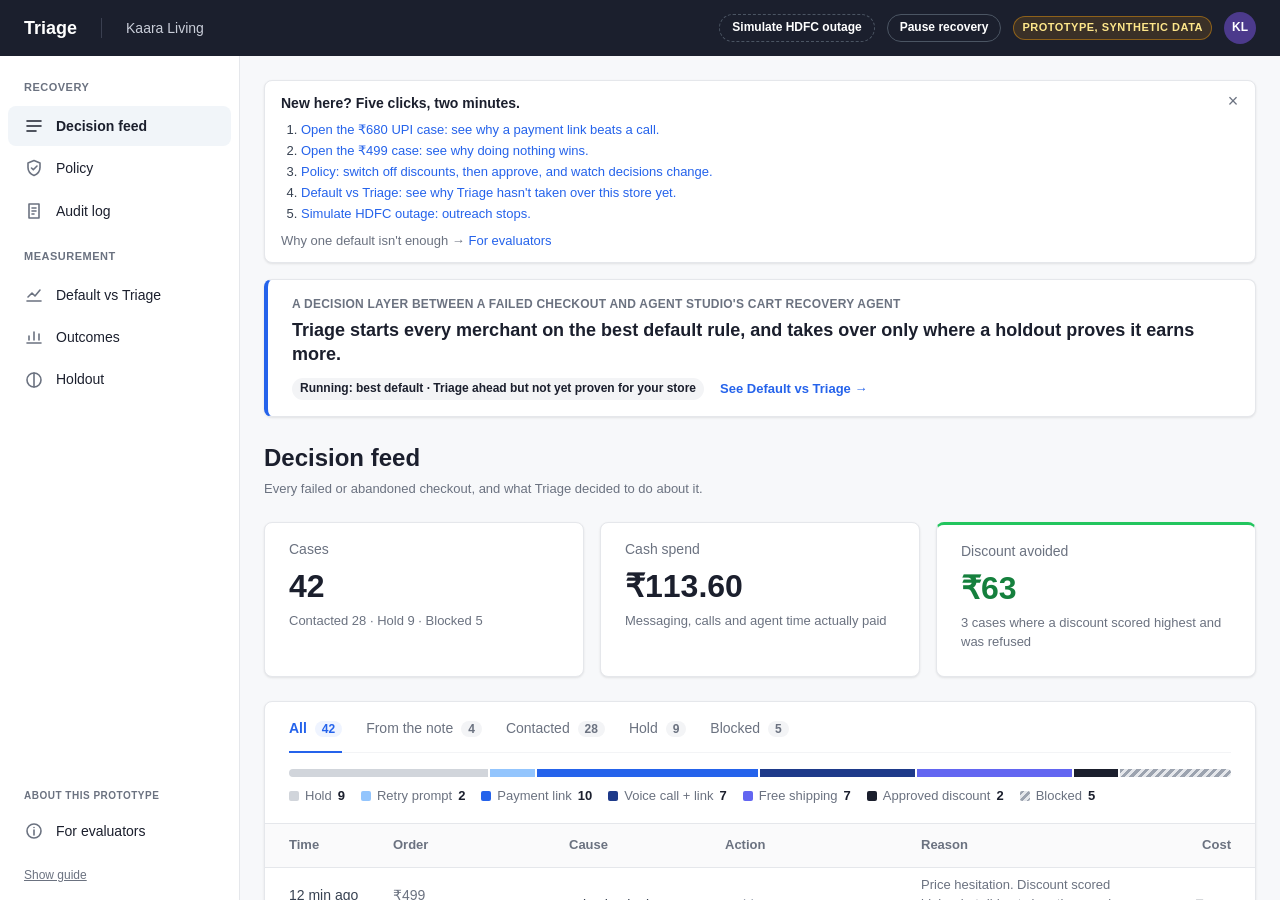
<file: index.html>
<!doctype html>
<html lang="en">
<head>
  <meta charset="utf-8">
  <meta name="viewport" content="width=device-width, initial-scale=1">
  <title>Triage</title>
  <link rel="stylesheet" href="style.css">
  <script>try { if (localStorage.getItem('triage.guideDismissed') === '1') document.documentElement.classList.add('guide-off'); } catch (e) {}</script>
</head>
<body>
  <div class="shell">
    <header class="topbar">
      <div class="brand">Triage</div>
      <div class="merchant" id="merchant-name"></div>
      <div class="topbar-right">
        <button type="button" class="pause-btn sim-btn" id="outage" aria-pressed="false">Simulate HDFC outage</button>
        <button type="button" class="pause-btn" id="pause" aria-pressed="false">Pause recovery</button>
        <span class="badge"><span class="badge-full">Prototype, synthetic data</span><span class="badge-short">Synthetic</span></span>
        <span class="avatar" id="avatar" aria-hidden="true"></span>
      </div>
    </header>

    <div class="body">
      <aside class="sidebar">
        <nav>
          <div class="nav-section">Recovery</div>
          <a class="nav-item active" href="#feed" data-view="feed" aria-current="page">
            <svg viewBox="0 0 20 20" aria-hidden="true"><path d="M3 5h14M3 10h14M3 15h9"/></svg>Decision feed</a>
          <a class="nav-item" href="#policy" data-view="policy">
            <svg viewBox="0 0 20 20" aria-hidden="true"><path d="M10 2.5 16 5v4.5c0 3.7-2.6 6.6-6 8-3.4-1.4-6-4.3-6-8V5z"/><path d="m7.5 10 1.8 1.8L13 8"/></svg>Policy</a>
          <a class="nav-item" href="#audit" data-view="audit">
            <svg viewBox="0 0 20 20" aria-hidden="true"><path d="M5 3h10v14H5z"/><path d="M8 7h4M8 10h4M8 13h2"/></svg>Audit log</a>

          <div class="nav-section">Measurement</div>
          <a class="nav-item" href="#proof" data-view="proof">
            <svg viewBox="0 0 20 20" aria-hidden="true"><path d="M3 16h14"/><path d="m4 12 4-4 3 3 5-6"/></svg>Default vs Triage</a>
          <a class="nav-item" href="#outcomes" data-view="outcomes">
            <svg viewBox="0 0 20 20" aria-hidden="true"><path d="M3 16h14M5 13V9M10 13V5M15 13V7"/></svg>Outcomes</a>
          <a class="nav-item" href="#holdout" data-view="holdout">
            <svg viewBox="0 0 20 20" aria-hidden="true"><circle cx="10" cy="10" r="7"/><path d="M10 3v14"/></svg>Holdout</a>

          <div class="nav-about">
            <div class="nav-section">About this prototype</div>
            <a class="nav-item" href="#evaluators" data-view="evaluators">
              <svg viewBox="0 0 20 20" aria-hidden="true"><circle cx="10" cy="10" r="7"/><path d="M10 9v5M10 6.5v.01"/></svg>For evaluators</a>
          </div>
        </nav>
        <div class="sidebar-foot"><button type="button" class="link" id="show-guide">Show guide</button></div>
      </aside>

      <main class="main">
        <div class="content">
          <section class="view" id="view-feed">
            <div class="card guide" id="guide">
              <button type="button" class="guide-x" id="guide-close" aria-label="Dismiss the guide">×</button>
              <h2>New here? Five clicks, two minutes.</h2>
              <ol>
                <li><a href="#feed" data-case="CHK-4100">Open the ₹680 UPI case: see why a payment link beats a call.</a></li>
                <li><a href="#feed" data-case="CHK-4140">Open the ₹499 case: see why doing nothing wins.</a></li>
                <li><a href="#policy">Policy: switch off discounts, then approve, and watch decisions change.</a></li>
                <li><a href="#proof">Default vs Triage: see why Triage hasn't taken over this store yet.</a></li>
                <li><a href="#feed" data-outage>Simulate HDFC outage: outreach stops.</a></li>
              </ol>
              <p class="guide-foot">Why one default isn't enough → <a href="#evaluators">For evaluators</a></p>
            </div>

            <div class="card hero">
              <div class="hero-kicker">A decision layer between a failed checkout and Agent Studio's cart recovery agent</div>
              <p class="hero-line">Triage starts every merchant on the best default rule, and takes over only where a holdout proves it earns more.</p>
              <div class="hero-foot" id="hero-foot"></div>
            </div>

            <div class="banner" id="feed-banner" role="status" hidden></div>

            <div class="page-head">
              <div>
                <h1>Decision feed</h1>
                <p class="muted">Every failed or abandoned checkout, and what Triage decided to do about it.</p>
              </div>
            </div>

            <div class="summary" id="summary"></div>

            <div class="card feed-card">
              <div class="card-top">
                <div class="tabs" id="filters" role="group" aria-label="Filter cases"></div>
                <div class="mix" id="mix" role="group" aria-label="Decision mix"></div>
              </div>
              <div class="feed">
                <div class="feed-row feed-head">
                  <div>Time</div>
                  <div>Order</div>
                  <div>Cause</div>
                  <div>Action</div>
                  <div class="col-reason">Reason</div>
                  <div class="num">Cost</div>
                </div>
                <div id="feed"></div>
                <p class="empty" id="feed-empty" hidden>No cases match.</p>
              </div>
            </div>
          </section>

          <section class="view" id="view-policy" hidden>
            <div class="page-head">
              <div>
                <h1>Policy</h1>
                <p class="approve-once">Approve once: every action inside this policy then runs on its own, with no sign-off per case. Nothing outside it ever runs.</p>
              </div>
              <div class="policy-actions">
                <span class="status" id="policy-status"></span>
                <button type="button" class="link" id="reset">Reset to default</button>
                <button type="button" class="btn btn-primary" id="approve">Approve policy</button>
              </div>
            </div>
            <div class="policy-grid">
              <div class="policy-controls" id="policy-controls"></div>
              <aside class="card impact" aria-live="polite">
                <h2>Live impact <span class="muted">vs approved policy, all cases</span></h2>
                <div id="impact"></div>
              </aside>
            </div>
          </section>

          <section class="view" id="view-audit" hidden>
            <div class="page-head">
              <div>
                <h1>Audit log</h1>
                <p class="muted">Every change a merchant makes, newest first. This prototype keeps it for this session only; in production it is stored with every decision.</p>
              </div>
            </div>
            <div class="card audit-card">
              <div class="table-scroll"><table class="data-table" id="audit-table"></table></div>
            </div>
          </section>

          <section class="view" id="view-proof" hidden>
            <div class="page-head">
              <div>
                <h1>Default vs Triage</h1>
                <p class="muted">Your store's holdout, week by week.</p>
              </div>
              <span class="sim-pill">Simulated</span>
            </div>

            <div class="card callout mode-callout">
              <strong>Running: best default.</strong> Triage looks ahead in your holdout but isn't proven, so the default keeps running.
              Triage takes over only when your holdout proves it earns more.
            </div>

            <div id="handover"></div>

            <div class="card proof-card learn-card">
              <div class="card-head learn-head">
                <h2>Learning, live <span class="muted" id="learn-week"></span></h2>
                <div class="learn-actions">
                  <button type="button" class="btn btn-primary" id="learn-step" disabled>Simulate next week (Kaara, ~2,000 checkouts)</button>
                  <button type="button" class="link" id="learn-reset">Reset</button>
                </div>
              </div>
              <p class="muted learn-intro">Each click draws one week of outcomes from a home decor store's simulated true response (fixed seed).
                Triage updates what it believes each action adds, starting from its built-in assumptions as a weak prior.
                Holdout checkouts teach the no-contact rate; explore, Triage and default checkouts teach each action's rate.</p>
              <div class="table-scroll"><table class="data-table learn-table" id="learn-table"></table></div>
              <details class="learn-changes" id="learn-changes"></details>
              <div class="learn-margin" id="learn-margin"></div>
              <p class="table-foot">Learned estimates live only in this panel: the decision feed and its four note cases keep the built-in assumptions.
                Each week splits checkouts 10% holdout, 10% explore, 40% Triage, 40% default; the margin comparison uses realised outcomes only.</p>
            </div>
          </section>

          <section class="view" id="view-evaluators" hidden>
            <div class="page-head">
              <div>
                <h1>For evaluators: why one default isn't enough</h1>
                <p class="muted">Simulated across four merchant types. Merchants never see other merchants' data.</p>
                <p class="muted proof-method">Triage's decisions are made with noisy lift estimates (early: high noise, 10% explore; mature: lower noise, 5% explore) and scored against each merchant's true response.</p>
              </div>
              <span class="sim-pill">Simulated</span>
            </div>

            <div class="card callout worlds-summary">
              Across 20 simulated worlds, the best single default's worst merchant averaged 83% of its best fixed rule (range 59–100%).
              Triage's worst averaged 90% in its first weeks (ahead of the default's worst in 12 of 20, so it starts on the default)
              and 96% once its estimates matured (ahead in 19 of 20).
            </div>

            <div class="card proof-card">
              <div class="card-head">
                <h2>One example world (seed 7)</h2>
                <p class="muted">Net margin vs each merchant's best fixed rule in hindsight.</p>
                <p class="muted">Behind a holdout, Triage matches or beats the default at every merchant.</p>
              </div>
              <div class="table-scroll"><table class="data-table proof-table" id="proof-table"></table></div>
              <p class="proof-note" id="proof-note"></p>
              <p class="table-foot" id="proof-foot"></p>
            </div>

            <div class="card proof-card">
              <div class="card-head">
                <h2>Six fixed rules, scored at each merchant</h2>
                <p class="muted">No one rule is best everywhere: in this world the default is the best rule at electronics and home decor but reaches 90% at beauty and 93% at fashion. Coupons for every failure lose money at electronics.</p>
              </div>
              <div class="table-scroll"><table class="data-table proof-table" id="rules-table"></table></div>
            </div>

            <div id="handover-others"></div>
          </section>

          <section class="view" id="view-outcomes" hidden>
            <div class="page-head">
              <div>
                <h1>Simulated 30-day pilot (aggregate)</h1>
                <p class="muted">Fixed illustrative totals for a merchant like Kaara Living, not computed from today's feed.</p>
              </div>
              <span class="sim-pill">Simulated</span>
            </div>

            <div class="summary" id="outcome-stats"></div>

            <div class="card spend-card">
              <div class="card-head">
                <h2>Spend breakdown</h2>
              </div>
              <table class="data-table" id="spend-table"></table>
              <p class="table-foot" id="spend-footnote"></p>
            </div>

            <p class="sim-note" id="sim-note"></p>
          </section>

          <section class="view" id="view-holdout" hidden>
            <div class="page-head">
              <div>
                <h1>Holdout</h1>
                <p class="muted">Cases Triage deliberately leaves alone, so the lift on Outcomes is measured, not assumed.</p>
              </div>
            </div>

            <div class="summary" id="holdout-stats"></div>

            <div class="card holdout-card">
              <div class="card-head">
                <h2>Today's holdout and explore cases</h2>
                <p class="muted">Blocked cases are left out: a gate stops contact for them anyway.</p>
              </div>
              <table class="data-table clickable" id="holdout-table"></table>
            </div>

            <div class="card power-card">
              <div class="card-head">
                <h2>Is the pilot big enough? <span class="sim-pill">Simulated</span></h2>
              </div>
              <p class="power-text">To detect a 4pp lift over a 14.5% baseline with 95% confidence and 80% power, the holdout needs about 1,230 cases. At ~400 failed checkouts a day and a 10% holdout, that takes about 31 days. Before that, Outcomes shows assumptions, not results.</p>
            </div>
          </section>
        </div>
      </main>

      <aside class="detail" id="detail" aria-hidden="true">
        <div class="detail-head">
          <div>
            <div class="detail-id" id="detail-id"></div>
            <div class="muted" id="detail-sub"></div>
          </div>
          <button class="btn" id="detail-close" type="button">Close</button>
        </div>
        <div class="detail-body" id="detail-body"></div>
      </aside>
    </div>
  </div>

  <script src="data.js"></script>
  <script src="engine.js"></script>
  <script src="sim.js"></script>
  <script src="app.js"></script>
</body>
</html>
</file>
<file: style.css>
/* =============================================================================
   TRIAGE - styles
   Tokens follow the merchant dashboard style spec (razorpay-style-spec.md).
   No brand marks are used; the product name is Triage.
   ============================================================================= */

:root {
  --navy: #1b1f2d;
  --navy-2: #2a2e3d;
  --blue: #2563eb;
  --blue-soft: #eff4ff;
  --text: #374151;
  --heading: #1b1f2d;
  --muted: #6b7280;
  --line: #e5e7eb;
  --line-soft: #f3f4f6;
  --bg: #f7f8fa;
  --surface: #ffffff;
  --active: #f1f5f9;
  --green: #22c55e;
  --green-text: #15803d;
  --amber-text: #b45309;
  --red-text: #b91c1c;

  --r-sm: 4px;
  --r: 8px;
  --r-pill: 16px;
  --shadow: 0 1px 3px rgba(0, 0, 0, 0.06), 0 1px 2px rgba(0, 0, 0, 0.04);

  --s1: 4px;
  --s2: 8px;
  --s3: 12px;
  --s4: 16px;
  --s6: 24px;
  --s8: 32px;
}

* { box-sizing: border-box; }
html, body { margin: 0; height: 100%; }
body {
  font-family: Inter, -apple-system, BlinkMacSystemFont, "Segoe UI", Roboto, "Helvetica Neue", Arial, sans-serif;
  font-size: 14px;
  line-height: 1.45;
  color: var(--text);
  background: var(--bg);
  -webkit-font-smoothing: antialiased;
}
h1, h2, h3 { color: var(--heading); }
.muted { color: var(--muted); font-size: 13px; }
.num { text-align: right; font-variant-numeric: tabular-nums; }
svg { fill: none; stroke: currentColor; stroke-width: 1.6; stroke-linecap: round; stroke-linejoin: round; }

/* ---------- Shell ---------- */
.shell { display: flex; flex-direction: column; height: 100vh; overflow: hidden; }
.body { flex: 1; display: flex; min-height: 0; }

/* ---------- Top bar ---------- */
.topbar {
  height: 56px;
  flex-shrink: 0;
  display: flex;
  align-items: center;
  gap: var(--s6);
  padding: 0 var(--s6);
  background: var(--navy);
  color: #fff;
}
.brand { font-size: 18px; font-weight: 700; color: #fff; }
.merchant {
  font-weight: 500;
  color: #c9cdd8;
  padding-left: var(--s6);
  border-left: 1px solid #3a3f50;
  min-width: 0;
  overflow: hidden;
  text-overflow: ellipsis;
  white-space: nowrap;
}
.topbar-right { margin-left: auto; display: flex; align-items: center; gap: var(--s3); flex-shrink: 0; }
.search {
  display: flex;
  align-items: center;
  gap: var(--s2);
  width: 300px;
  height: 36px;
  padding: 0 var(--s4);
  background: var(--navy-2);
  border: 1px solid #3a3f50;
  border-radius: 999px;
  color: #9ca3af;
}
.search svg { width: 16px; height: 16px; flex-shrink: 0; }
.search input { flex: 1; min-width: 0; font: inherit; font-size: 13px; color: #fff; background: none; border: 0; outline: none; }
.search input::placeholder { color: #9ca3af; }
.search:focus-within { border-color: var(--blue); }
.badge {
  font-size: 11px;
  font-weight: 700;
  letter-spacing: 0.5px;
  text-transform: uppercase;
  color: #fde68a;
  background: rgba(245, 158, 11, 0.14);
  border: 1px solid rgba(245, 158, 11, 0.45);
  padding: 3px var(--s2);
  border-radius: var(--r-pill);
  white-space: nowrap;
}
.avatar {
  width: 32px; height: 32px; border-radius: 50%;
  background: #4c3a8c; color: #fff; font-size: 12px; font-weight: 700;
  display: inline-flex; align-items: center; justify-content: center;
}

/* ---------- Sidebar ---------- */
.sidebar {
  width: 240px;
  flex-shrink: 0;
  background: var(--surface);
  border-right: 1px solid var(--line);
  padding: var(--s4) var(--s2);
  overflow-y: auto;
}
.sidebar nav { display: flex; flex-direction: column; gap: 2px; }
.nav-section {
  font-size: 11px; font-weight: 600; letter-spacing: 0.5px; text-transform: uppercase;
  color: var(--muted); padding: var(--s4) var(--s4) var(--s2);
}
.nav-section:first-child { padding-top: var(--s2); }
.nav-item {
  display: flex; align-items: center; gap: var(--s3);
  padding: 10px var(--s4); border-radius: var(--r);
  color: var(--heading); text-decoration: none;
}
.nav-item svg { width: 20px; height: 20px; color: var(--muted); flex-shrink: 0; }
.nav-item:not(.disabled) { cursor: pointer; }
.nav-item:not(.active):not(.disabled):hover { background: #f8fafc; }
.nav-item.active { background: var(--active); font-weight: 600; }
.nav-item.active svg { color: var(--heading); }
.nav-item.disabled { color: #9ca3af; cursor: default; }
.nav-item.disabled svg { color: #d1d5db; }
.soon {
  margin-left: auto; font-size: 11px; font-weight: 600; color: var(--muted);
  background: var(--line-soft); padding: 1px var(--s2); border-radius: var(--r-pill);
}

/* ---------- Content ---------- */
.main { flex: 1; display: flex; flex-direction: column; min-width: 0; min-height: 0; }
.content { flex: 1; overflow: auto; padding: var(--s6); min-height: 0; }
.view[hidden] { display: none; }
.page-head {
  display: flex; justify-content: space-between; align-items: flex-end;
  flex-wrap: wrap; gap: var(--s4); margin-bottom: var(--s6);
}
h1 { font-size: 24px; font-weight: 700; margin: 0 0 var(--s1); }
.page-head p { margin: 0; }

.card { background: var(--surface); border: 1px solid var(--line); border-radius: var(--r); box-shadow: var(--shadow); }

/* Hero: the one-line takeaway, first thing on the feed */
.hero { padding: var(--s4) var(--s6); margin-bottom: var(--s6); border-left: 4px solid var(--blue); }
.hero-kicker { font-size: 12px; font-weight: 600; letter-spacing: .02em; text-transform: uppercase; color: var(--muted); }
.hero-line { margin: var(--s1) 0 0; font-size: 18px; line-height: 1.35; font-weight: 600; color: var(--heading); }
.hero-foot:empty { display: none; }
.hero-foot { display: flex; flex-wrap: wrap; align-items: center; gap: var(--s2) var(--s4); margin-top: var(--s3); font-size: 13px; }

/* Stat cards: label -> big number -> sub line */
.summary { display: grid; grid-template-columns: repeat(auto-fit, minmax(220px, 1fr)); gap: var(--s4); margin-bottom: var(--s6); }
.stat { padding: var(--s4) var(--s6) var(--s6); }
.stat .k { color: var(--muted); margin-bottom: var(--s2); }
.stat .v { font-size: 32px; line-height: 1.15; font-weight: 700; color: var(--heading); font-variant-numeric: tabular-nums; }
.stat-sub { font-size: 13px; color: var(--muted); margin-top: var(--s2); }
.stat-key { border-top: 3px solid var(--green); }
.stat-key .v { color: var(--green-text); }

/* Buttons: primary + ghost */
.btn {
  font: inherit; font-weight: 600; color: var(--blue);
  background: var(--surface); border: 1px solid var(--line); border-radius: var(--r-sm);
  padding: 7px var(--s4); cursor: pointer;
}
.btn:hover { border-color: var(--blue); }
.btn-primary { color: #fff; background: var(--blue); border-color: var(--blue); }
.btn-primary:hover { background: #1d4ed8; border-color: #1d4ed8; }
.btn:disabled { color: #9ca3af; background: var(--line-soft); border-color: var(--line); cursor: default; }
.link { font: inherit; color: var(--blue); background: none; border: 0; padding: 0; cursor: pointer; }
.link:hover { text-decoration: underline; text-underline-offset: 3px; }

/* ---------- Feed card ---------- */
.feed-card { overflow: hidden; }
.card-top { padding: 0 var(--s6); border-bottom: 1px solid var(--line); }
.tabs { display: flex; gap: var(--s6); }
.tab {
  font: inherit; color: var(--muted); background: none; border: 0;
  border-bottom: 2px solid transparent; padding: var(--s4) 0 var(--s3);
  cursor: pointer; margin-bottom: -1px;
}
.tab .count {
  font-size: 12px; font-weight: 600; color: var(--muted); background: var(--line-soft);
  border-radius: var(--r-pill); padding: 1px 7px; margin-left: var(--s1); font-variant-numeric: tabular-nums;
}
.tab:hover { color: var(--heading); }
.tab.active { color: var(--blue); font-weight: 600; border-bottom-color: var(--blue); }
.tab.active .count { color: var(--blue); background: var(--blue-soft); }

.mix { padding: var(--s4) 0; border-top: 1px solid var(--line-soft); }
.mix-bar { display: flex; height: 8px; gap: 2px; border-radius: 999px; overflow: hidden; margin-bottom: var(--s2); }
.mix-seg { flex-basis: 0; min-width: 4px; border: 0; padding: 0; cursor: pointer; }
.mix-legend { display: flex; flex-wrap: wrap; gap: var(--s1) var(--s4); }
.mix-key {
  font: inherit; font-size: 13px; color: var(--muted); background: none; border: 0;
  padding: 2px 0; cursor: pointer; display: inline-flex; align-items: center; gap: 6px;
}
.mix-key .count { font-weight: 600; color: var(--heading); font-variant-numeric: tabular-nums; }
.mix-key:hover, .mix-key.active { color: var(--heading); }
.mix-key.active { text-decoration: underline; text-underline-offset: 3px; }
.swatch { width: 10px; height: 10px; border-radius: 2px; display: inline-block; }
.mix.filtering .mix-seg:not(.active) { opacity: 0.3; }
.seg-retry_prompt   { background: #93c5fd; }
.seg-payment_link   { background: var(--blue); }
.seg-voice_call     { background: #1e3a8a; }
.seg-free_shipping  { background: #6366f1; }
.seg-discount       { background: var(--navy); }
.seg-human_followup { background: #475569; }
.seg-hold           { background: #d1d5db; }
.seg-blocked        { background: repeating-linear-gradient(135deg, #9ca3af 0 3px, #e5e7eb 3px 6px); }

.feed { overflow-x: auto; }
.feed-row {
  display: grid;
  grid-template-columns: 88px minmax(110px, 160px) minmax(100px, 140px) minmax(120px, 180px) minmax(160px, 1fr) 76px;
  gap: var(--s4); align-items: center; min-height: 56px;
  padding: var(--s2) var(--s6); border-bottom: 1px solid var(--line-soft);
}
.feed-head { min-height: 44px; font-size: 13px; font-weight: 600; color: var(--muted); background: #fafafb; border-bottom: 1px solid var(--line); }
#feed .feed-row { cursor: pointer; }
#feed .feed-row[hidden] { display: none; }
#feed .feed-row:last-child { border-bottom: 0; }
#feed .feed-row:hover { background: #f9fafb; }
#feed .feed-row.selected { background: var(--blue-soft); }
#feed .feed-row:focus-visible { outline: 2px solid var(--blue); outline-offset: -2px; }
.empty { text-align: center; color: var(--muted); padding: var(--s8) 0; margin: 0; }
.order-val { font-weight: 600; color: var(--heading); font-variant-numeric: tabular-nums; }
.sub { font-size: 13px; color: var(--muted); }
.reason { font-size: 13px; color: var(--muted); }

/* Action hierarchy: contacted = blue text, held = muted, blocked = outlined grey pill */
.action { font-weight: 600; white-space: nowrap; }
.row-contact .action { color: var(--blue); }
.row-hold .action { color: #9ca3af; font-weight: 400; }
.row-hold .order-val, .row-blocked .order-val { color: var(--muted); font-weight: 400; }
.row-blocked .action {
  display: inline-block; font-size: 12px; font-weight: 500; color: var(--muted);
  border: 1px solid #d1d5db; border-radius: var(--r-pill); padding: 2px 10px;
}

/* ---------- Detail panel (pushes content) ---------- */
.detail {
  display: none; width: clamp(360px, 36vw, 520px); flex-shrink: 0;
  background: var(--surface); border-left: 1px solid var(--line);
  flex-direction: column; min-height: 0;
}
.detail.open { display: flex; }
.detail-head {
  display: flex; justify-content: space-between; align-items: flex-start; gap: var(--s4);
  padding: var(--s4) var(--s6); border-bottom: 1px solid var(--line);
}
.detail-id { font-size: 16px; font-weight: 600; color: var(--heading); }
.detail-body { overflow: auto; padding: var(--s4) var(--s6) var(--s6); }
.detail-body h3 { font-size: 13px; font-weight: 600; color: var(--muted); margin: var(--s6) 0 var(--s2); }
.detail-body h3:first-child { margin-top: 0; }
.facts { display: grid; grid-template-columns: 1fr 1fr; gap: var(--s3) var(--s4); }
.facts .k { font-size: 13px; color: var(--muted); }
.facts .v { font-weight: 600; color: var(--heading); }
.callout { padding: var(--s3) var(--s4); box-shadow: none; }
.callout strong { color: var(--heading); }
.callout.blocked { background: #f9fafb; }
.close-call { margin-top: var(--s2); font-size: 13px; color: var(--muted); }
table.scores { width: 100%; border-collapse: collapse; font-variant-numeric: tabular-nums; font-size: 13px; }
.scores th, .scores td { padding: 10px var(--s2); border-bottom: 1px solid var(--line-soft); text-align: right; }
.scores th:first-child, .scores td:first-child { text-align: left; }
.scores th { font-size: 12px; font-weight: 600; color: var(--muted); background: #fafafb; border-bottom-color: var(--line); }
.scores tr.winner td { background: var(--blue-soft); font-weight: 700; color: var(--heading); }
.scores tr.winner td:first-child { box-shadow: inset 3px 0 0 var(--blue); }
.scores tr.hold td:first-child { font-style: italic; }
.scores tr.not-allowed td { color: #9ca3af; }
.scores .tag { font-size: 11px; font-weight: 600; color: var(--muted); display: block; font-style: normal; }
.scores tr.winner .tag { color: var(--blue); }
.neg { color: var(--red-text); }
.note { font-size: 13px; color: var(--muted); margin-top: var(--s3); }

.shell.panel-open .feed-row { grid-template-columns: 80px minmax(96px, 1fr) minmax(88px, 1fr) minmax(112px, 1.2fr) 72px; padding-left: var(--s4); padding-right: var(--s4); }
.shell.panel-open .feed-row > .col-reason { display: none; }
.shell.panel-open .action { white-space: normal; }

/* ---------- Policy ---------- */
.approve-once { color: var(--text); max-width: 72ch; }
.policy-actions { display: flex; align-items: center; gap: var(--s4); flex-wrap: wrap; }
.status { font-size: 12px; font-weight: 600; color: var(--green-text); background: #ecfdf5; border-radius: var(--r-pill); padding: 3px 10px; }
.status.draft { color: var(--amber-text); background: #fffbeb; }
.policy-grid { display: grid; grid-template-columns: minmax(340px, 1fr) minmax(340px, 1fr); gap: var(--s6); align-items: start; }
@media (max-width: 1100px) { .policy-grid { grid-template-columns: 1fr; } }
.policy-controls { display: flex; flex-direction: column; gap: var(--s6); }
.section { padding: var(--s4) var(--s6); }
.section h2, .impact h2 { font-size: 16px; font-weight: 600; margin: 0 0 var(--s1); }
.impact h2 .muted { font-weight: 400; margin-left: var(--s2); }
.help { margin: var(--s1) 0 0; font-size: 13px; color: var(--muted); }

.toggles { margin-top: var(--s2); }
.toggle-row {
  display: flex; justify-content: space-between; align-items: center;
  padding: var(--s3) 0; border-bottom: 1px solid var(--line-soft); cursor: pointer; color: var(--heading);
}
.toggle-row:last-child { border-bottom: 0; }
.toggle-row.locked { cursor: default; }
.lock { font-size: 13px; color: var(--muted); }
.switch-wrap { position: relative; display: inline-flex; }
.switch {
  appearance: none; width: 40px; height: 22px; border-radius: 999px; background: #d1d5db;
  position: relative; cursor: pointer; margin: 0; transition: background 0.12s;
}
.switch::after {
  content: ""; position: absolute; top: 3px; left: 3px; width: 16px; height: 16px;
  border-radius: 50%; background: #fff; box-shadow: 0 1px 2px rgba(0, 0, 0, 0.15); transition: transform 0.12s;
}
.switch:checked { background: var(--blue); }
.switch:checked::after { transform: translateX(18px); }
.switch:focus-visible { outline: 2px solid var(--blue); outline-offset: 2px; }
.switch-check {
  position: absolute; top: 5px; left: 23px; width: 12px; height: 12px;
  stroke: var(--blue); stroke-width: 2; pointer-events: none; opacity: 0; transition: opacity 0.12s;
}
.switch:checked + .switch-check { opacity: 1; }

.control { padding: var(--s4) 0; border-bottom: 1px solid var(--line-soft); }
.control:last-child { border-bottom: 0; }
.control-head { display: flex; justify-content: space-between; align-items: baseline; margin-bottom: var(--s2); color: var(--heading); }
.control-val { font-weight: 700; font-variant-numeric: tabular-nums; }
.control input[type="range"] { width: 100%; accent-color: var(--blue); margin: 0; }
.range-ends { display: flex; justify-content: space-between; font-size: 12px; color: var(--muted); }
.stepper { display: inline-flex; align-items: center; gap: var(--s2); }
.stepper .btn { width: 36px; padding: 5px 0; }
.stepper-val { min-width: 28px; text-align: center; font-weight: 700; font-size: 16px; color: var(--heading); font-variant-numeric: tabular-nums; }

.impact { padding: var(--s4) var(--s6) var(--s6); position: sticky; top: 0; }
.headline { font-size: 16px; margin: var(--s3) 0; color: var(--muted); }
.headline strong { font-size: 32px; font-weight: 700; color: var(--heading); }
.headline.has-changes strong { color: var(--blue); }
.changes { list-style: none; margin: 0 0 var(--s2); padding: 0; border-top: 1px solid var(--line); }
.changes li {
  display: grid; grid-template-columns: 80px 1fr 16px 1fr; gap: var(--s2); align-items: baseline;
  padding: 10px 0; border-bottom: 1px solid var(--line-soft); font-size: 13px;
}
.changes .cid { font-variant-numeric: tabular-nums; color: var(--muted); }
.changes .from { color: var(--muted); text-decoration: line-through; text-decoration-color: #d1d5db; }
.changes .arrow { color: var(--muted); text-align: center; }
.changes .to { font-weight: 600; color: var(--heading); }
.more { margin: 0 0 var(--s2); font-size: 13px; color: var(--muted); }
.istats { display: grid; grid-template-columns: repeat(3, 1fr); gap: var(--s3); margin-top: var(--s4); }
.istat { border: 1px solid var(--line); border-radius: var(--r); padding: var(--s3) var(--s4); }
.istat:nth-child(5) { grid-column: 2 / span 2; }
.istat .k { font-size: 13px; color: var(--muted); }
.istat .v { font-size: 20px; font-weight: 700; color: var(--heading); font-variant-numeric: tabular-nums; }
.chg { display: inline-block; font-size: 12px; font-weight: 600; margin-top: 2px; }
.chg.flat, .chg.neutral { color: var(--muted); }
.chg.good { color: var(--green-text); }
.chg.bad { color: var(--red-text); }

@media (max-width: 900px) {
  .search { width: 200px; }
  .merchant { display: none; }
}

/* ---------- Outcomes ---------- */
.sim-pill {
  font-size: 12px; font-weight: 600; color: var(--amber-text); background: #fffbeb;
  border: 1px solid #fde68a; border-radius: var(--r-pill); padding: 3px 10px;
}
.card-head { padding: var(--s4) var(--s6) 0; }
.card-head h2 { font-size: 16px; font-weight: 600; margin: 0 0 var(--s1); }
.card-head p { margin: 0; }
.chart-card, .spend-card { margin-bottom: var(--s6); overflow: hidden; }

.rate-chart { padding: var(--s6) var(--s6) var(--s4); }
.rc-rows { position: relative; --label-w: 150px; --val-w: 110px; }
.rc-row {
  display: grid;
  grid-template-columns: var(--label-w) 1fr var(--val-w);
  gap: var(--s4);
  align-items: center;
  height: 40px;
}
.rc-label { color: var(--heading); }
.rc-track { height: 20px; background: var(--line-soft); border-radius: var(--r-sm); position: relative; }
.rc-bar { height: 100%; border-radius: var(--r-sm); }
.rc-val { display: flex; gap: var(--s2); align-items: baseline; font-variant-numeric: tabular-nums; }
.rc-val strong { color: var(--heading); }
.rc-val .up { font-size: 12px; font-weight: 600; color: var(--green-text); }
.rc-val .down { font-size: 12px; font-weight: 600; color: var(--red-text); }
.rc-axis { height: 24px; }
.rc-ticks { position: relative; height: 100%; }
.rc-ticks span { position: absolute; top: 4px; transform: translateX(-50%); font-size: 12px; color: var(--muted); }
/* Holdout baseline: dashed vertical line across the bar area */
.rc-baseline {
  position: absolute;
  top: -8px;
  bottom: 24px;
  left: calc(var(--label-w) + var(--s4) + (100% - var(--label-w) - var(--val-w) - 2 * var(--s4)) * var(--xf, 0));
  width: 0;
  border-left: 2px dashed var(--navy);
  pointer-events: none;
}
.rc-baseline span {
  position: absolute;
  bottom: 100%;
  transform: translateX(-50%);
  white-space: nowrap;
  font-size: 12px;
  font-weight: 600;
  color: var(--heading);
  background: var(--surface);
  padding: 0 var(--s1);
}

.data-table { width: 100%; border-collapse: collapse; margin-top: var(--s3); font-variant-numeric: tabular-nums; }
.data-table th {
  font-size: 13px; font-weight: 600; color: var(--muted); text-align: left;
  background: #fafafb; padding: var(--s3) var(--s6); border-top: 1px solid var(--line); border-bottom: 1px solid var(--line);
}
.data-table td { padding: var(--s3) var(--s6); height: 48px; border-bottom: 1px solid var(--line-soft); color: var(--heading); }
.data-table tr:last-child td { border-bottom: 0; }
.data-table .num { text-align: right; }
.data-table .swatch { margin-right: var(--s2); vertical-align: -1px; }
.sim-note { font-size: 13px; color: var(--muted); margin: 0 0 var(--s6); }

@media (max-width: 900px) { .rc-rows { --label-w: 110px; --val-w: 96px; } }
#outcome-stats { grid-template-columns: repeat(4, minmax(0, 1fr)); }
@media (max-width: 900px) { #outcome-stats { grid-template-columns: repeat(2, minmax(0, 1fr)); } }

.data-table tfoot td { font-weight: 700; background: #fafafb; border-top: 1px solid var(--line); border-bottom: 0; }
.data-table tfoot sup { font-weight: 400; color: var(--muted); margin-left: 1px; }
.data-table tr.zero td { color: #9ca3af; }
.table-foot { font-size: 12px; color: var(--muted); margin: 0; padding: var(--s3) var(--s6); border-top: 1px solid var(--line-soft); }
.chart-note { font-size: 13px; color: var(--muted); margin: var(--s3) 0 0; }

/* ---------- Holdout ---------- */
#holdout-stats { grid-template-columns: repeat(4, minmax(0, 1fr)); }
@media (max-width: 900px) { #holdout-stats { grid-template-columns: repeat(2, minmax(0, 1fr)); } }
.stat-price { border-top: 3px solid var(--amber-text); }
.holdout-card, .power-card { margin-bottom: var(--s6); overflow: hidden; }
.data-table.clickable tbody tr[data-case] { cursor: pointer; }
.data-table.clickable tbody tr[data-case]:hover td { background: #f9fafb; }
.data-table.clickable tbody tr[data-case]:focus-visible { outline: 2px solid var(--blue); outline-offset: -2px; }
.happened.hold { color: var(--muted); }
.happened.explore { color: var(--blue); font-weight: 600; }
.card-head h2 .sim-pill { margin-left: var(--s2); vertical-align: 2px; }
.power-text { margin: 0; padding: var(--s3) var(--s6) var(--s4); color: var(--text); max-width: 80ch; }

/* ---------- Feed sub-lines and arm notes ---------- */
.badge-short { display: none; }
.sub.pick { margin-top: 2px; font-weight: 400; }
.row-hold .action, .row-contact .action { overflow-wrap: anywhere; }
.arm-note { margin-top: var(--s2); font-size: 13px; color: var(--muted); }
.arm-note strong { color: var(--heading); }

/* ---------- Mobile: below 768px ---------- */
@media (max-width: 767px) {
  html, body { overflow-x: hidden; }

  /* Top bar: no search, short badge */
  .topbar { gap: var(--s3); padding: 0 var(--s4); }
  .search, .merchant { display: none; }
  .badge-full { display: none; }
  .badge-short { display: inline; }

  /* Sidebar becomes a horizontal, scrollable tab row under the top bar */
  .body { flex-direction: column; }
  .sidebar {
    width: 100%;
    flex-shrink: 0;
    padding: 0 var(--s2);
    border-right: 0;
    border-bottom: 1px solid var(--line);
    overflow-x: auto;
    overflow-y: hidden;
  }
  .sidebar nav { flex-direction: row; gap: var(--s1); }
  .nav-section { display: none; }
  .nav-item { padding: var(--s3) var(--s3); white-space: nowrap; border-radius: 0; border-bottom: 2px solid transparent; }
  .nav-item.active { background: none; border-bottom-color: var(--blue); }
  .nav-item svg { width: 18px; height: 18px; }

  .content { padding: var(--s4); }
  h1 { font-size: 20px; }
  .page-head { margin-bottom: var(--s4); }

  /* Stat cards stack */
  .summary, #outcome-stats, #holdout-stats { grid-template-columns: minmax(0, 1fr); gap: var(--s3); margin-bottom: var(--s4); }
  .stat { padding: var(--s3) var(--s4) var(--s4); }
  .stat .v { font-size: 28px; }

  /* Feed: tabs scroll, rows become two-line cards, no Reason column */
  .card-top { padding: 0 var(--s4); }
  .tabs { gap: var(--s4); overflow-x: auto; white-space: nowrap; }
  .feed { overflow-x: hidden; }
  .feed-head { display: none; }
  .feed-row,
  .shell.panel-open .feed-row {
    grid-template-columns: minmax(0, 1fr) auto;
    grid-template-areas: "order cost" "action action" "time cause";
    gap: var(--s1) var(--s3);
    padding: var(--s3) var(--s4);
    min-height: 0;
  }
  .feed-row > :nth-child(1) { grid-area: time; font-size: 13px; color: var(--muted); }
  .feed-row > :nth-child(1) .sub { display: inline; margin-left: var(--s2); }
  .feed-row > :nth-child(2) { grid-area: order; }
  .feed-row > :nth-child(3) { grid-area: cause; text-align: right; font-size: 13px; color: var(--muted); }
  .feed-row > :nth-child(4) { grid-area: action; }
  .feed-row > :nth-child(6) { grid-area: cost; }
  .feed-row > .col-reason { display: none; }
  .action { white-space: normal; }

  /* Detail panel opens full screen */
  .detail {
    position: fixed;
    inset: 0;
    width: 100%;
    z-index: 50;
    border-left: 0;
  }
  .detail-head, .detail-body { padding-left: var(--s4); padding-right: var(--s4); }
  .facts { grid-template-columns: minmax(0, 1fr) minmax(0, 1fr); }
  .scores th, .scores td { padding: var(--s2) var(--s1); }

  /* Policy */
  .policy-grid { grid-template-columns: minmax(0, 1fr); }
  .policy-actions { width: 100%; justify-content: space-between; }
  .section, .impact { padding-left: var(--s4); padding-right: var(--s4); }
  .istats { grid-template-columns: repeat(2, minmax(0, 1fr)); }
  .istat:nth-child(5) { grid-column: 1 / -1; }
  .changes li { grid-template-columns: 72px minmax(0, 1fr) 14px minmax(0, 1fr); }

  /* Outcomes and Holdout: tables scroll inside their card, never the page */
  .card-head { padding: var(--s3) var(--s4) 0; }
  .rate-chart { padding: var(--s6) var(--s4) var(--s4); }
  .rc-rows { --label-w: 96px; --val-w: 48px; }
  .rc-row { gap: var(--s2); }
  .rc-baseline { left: calc(var(--label-w) + var(--s2) + (100% - var(--label-w) - var(--val-w) - 2 * var(--s2)) * var(--xf, 0)); }
  .spend-card, .holdout-card { overflow-x: auto; }
  .data-table th, .data-table td { padding: var(--s2) var(--s3); white-space: nowrap; }
  .power-text { padding: var(--s3) var(--s4) var(--s4); }
}

/* ---------- Proof ---------- */
.proof-method { max-width: 760px; }
.proof-card { margin-bottom: var(--s6); overflow: hidden; }
.table-scroll { overflow-x: auto; }
.proof-table td, .proof-table th { padding-left: var(--s4); padding-right: var(--s4); }
.proof-table td:first-child { min-width: 240px; }
.proof-table td.amber { color: var(--amber-text); font-weight: 700; }
.proof-table tr.shipped td { font-weight: 700; color: var(--blue); background: var(--blue-soft); }
.proof-table tr.shipped td.amber { color: var(--amber-text); }
.proof-table td.best { font-weight: 700; color: var(--green-text); }
.proof-table td.neg { color: var(--red-text); font-weight: 600; }
.proof-table .tag { margin-left: var(--s2); font-size: 11px; font-weight: 600; color: var(--blue); background: var(--blue-soft); padding: 1px var(--s2); border-radius: var(--r-pill); }
.hero-foot a { color: var(--blue); font-weight: 600; text-decoration: none; white-space: nowrap; }
.hero-foot a:hover { text-decoration: underline; }

/* ---------- Handover ---------- */
.hv-grid-wrap { display: grid; grid-template-columns: repeat(auto-fit, minmax(190px, 1fr)); gap: var(--s4); padding: var(--s4) var(--s6); }
.hv-name { font-weight: 600; color: var(--heading); margin-bottom: var(--s1); }
.hv-cell svg { width: 100%; height: auto; display: block; }
.hv-on { fill: var(--blue-soft); stroke: none; }
.hv-grid { stroke: var(--line); stroke-width: 1; }
.hv-tick { font-size: 9px; fill: var(--muted); stroke: none; text-anchor: end; }
.hv-x { text-anchor: middle; }
.hv-default { stroke: #9ca3af; stroke-width: 2; stroke-dasharray: 4 3; }
.hv-triage { stroke: var(--blue); stroke-width: 2; }
.hv-dot { fill: var(--blue); stroke: none; }
.hv-status { font-size: 12px; margin: var(--s1) 0 0; }
.hv-status.st-on { color: var(--blue); }
.hv-status.st-off { color: var(--muted); }
.hv-status.st-wait { color: var(--amber-text); }
.hv-key { display: inline-block; width: 14px; height: 0; margin: 0 4px 3px 10px; vertical-align: middle; border-top: 2px solid var(--blue); }
.hv-key-default { border-top: 2px dashed #9ca3af; }
.hv-key-on { height: 10px; border: 0; background: var(--blue-soft); margin-bottom: 0; }
.mode-chip { font-size: 12px; font-weight: 700; padding: 2px var(--s2); border-radius: var(--r-pill); background: var(--line-soft); color: var(--heading); }
.mode-chip.mode-on { background: var(--blue-soft); color: var(--blue); }
.hero-mode { flex-basis: 100%; color: var(--muted); }

/* ---------- Merchant control ---------- */
.pause-btn { font: inherit; font-size: 12px; font-weight: 600; color: #fff; background: transparent; border: 1px solid #4b5563;
  border-radius: var(--r-pill); padding: 4px var(--s3); cursor: pointer; white-space: nowrap; }
.pause-btn:hover { border-color: #9ca3af; }
.pause-btn.on { background: #b91c1c; border-color: #b91c1c; }
.banner { margin-bottom: var(--s6); padding: var(--s3) var(--s4); border-radius: var(--r); background: #fef2f2; border: 1px solid #fecaca; color: #7f1d1d; }
.banner p { margin: 0; }
.banner p + p { margin-top: var(--s2); }
.override { display: flex; flex-direction: column; gap: var(--s1); font-size: 13px; color: var(--muted); }
.override select { font: inherit; font-size: 14px; color: var(--heading); padding: var(--s2); border: 1px solid var(--line); border-radius: var(--r-sm); background: #fff; }
.sim-btn { border-style: dashed; }
.sim-btn.on { background: #b45309; border-color: #b45309; border-style: solid; }
@media (max-width: 767px) { .sim-btn { display: none; } .pause-btn { padding: 3px var(--s2); } }

/* Audit log scrolls inside its card on small screens (ISSUE-003) */
.audit-card { overflow: hidden; }
#audit-table td { white-space: nowrap; }
.proof-note:empty { display: none; }
.proof-note { margin: 0; padding: var(--s3) var(--s6); font-size: 13px; color: var(--amber-text); border-top: 1px solid var(--line-soft); }

/* ---------- Merchant vs evaluator split, Start here guide ---------- */
@media (min-width: 768px) {
  .sidebar { display: flex; flex-direction: column; }
  .sidebar nav { flex: 1; }
  .nav-about { margin-top: auto; padding-top: var(--s4); }
}
.nav-about .nav-section { font-size: 10px; }
.sidebar-foot { padding: var(--s3) var(--s4) 0; }
.sidebar-foot .link { font: inherit; font-size: 12px; color: var(--muted); background: none; border: 0; padding: 0; cursor: pointer; text-decoration: underline; }
.sidebar-foot .link:hover { color: var(--blue); }
@media (max-width: 767px) {
  .sidebar { display: flex; align-items: center; }
  .nav-about { display: contents; }
  .sidebar-foot { padding: 0 var(--s3); flex-shrink: 0; white-space: nowrap; }
}

.guide { position: relative; padding: var(--s3) var(--s6) var(--s3) var(--s4); margin-bottom: var(--s4); font-size: 13px; }
.guide h2 { font-size: 14px; font-weight: 700; margin: 0 0 var(--s2); }
.guide ol { margin: 0; padding-left: 20px; display: grid; gap: 2px; }
.guide a { color: var(--blue); text-decoration: none; }
.guide a:hover { text-decoration: underline; }
.guide-foot { margin: var(--s2) 0 0; color: var(--muted); }
.guide-x { position: absolute; top: 6px; right: 8px; width: 28px; height: 28px; font-size: 18px; line-height: 1; color: var(--muted);
  background: none; border: 0; border-radius: var(--r-sm); cursor: pointer; }
.guide-x:hover { background: var(--line-soft); color: var(--heading); }
.guide-off .guide { display: none; }

.mode-callout { padding: var(--s3) var(--s4); margin-bottom: var(--s6); }
.hv-single { max-width: 560px; }

/* ---------- Learning, live ---------- */
.learn-head { display: flex; flex-wrap: wrap; align-items: center; justify-content: space-between; gap: var(--s3); }
.learn-actions { display: flex; align-items: center; gap: var(--s4); }
.learn-actions .link { font: inherit; font-size: 13px; color: var(--blue); background: none; border: 0; padding: 0; cursor: pointer; }
.learn-intro { margin: var(--s2) var(--s6) 0; font-size: 13px; }
.learn-table td, .learn-table th { padding-left: var(--s4); padding-right: var(--s4); white-space: nowrap; }
.learn-table .narrow { color: var(--green-text); font-size: 12px; }
.learn-changes { margin: 0; padding: var(--s3) var(--s6); border-top: 1px solid var(--line-soft); font-size: 13px; }
.learn-changes summary { cursor: pointer; }
.learn-changes ul { margin: var(--s2) 0 0; padding-left: 18px; display: grid; gap: var(--s2); }
.learn-changes .cid { font-weight: 600; color: var(--heading); }
.learn-margin { padding: var(--s3) var(--s6); border-top: 1px solid var(--line-soft); font-size: 13px; }
.learn-margin p { margin: var(--s2) 0 0; font-weight: 600; color: var(--heading); }
.learn-margin .mode-chip { margin-left: var(--s2); }
.worlds-summary { margin-bottom: var(--s4); padding: var(--s3) var(--s4); font-size: 14px; color: var(--heading); }

/* ---------- Phones: normal page scrolling ----------
   Desktop scrolls inside .content under a fixed-height shell. On phones that
   trapped the page, so the document scrolls instead and the tab row sticks. */
@media (max-width: 767px) {
  /* clip, not hidden: hidden makes body a scroll container and breaks the sticky tab row */
  html, body { height: auto; overflow-y: visible; overflow-x: hidden; overflow-x: clip; }
  .shell { height: auto; min-height: 100dvh; overflow: visible; }
  .body, .main { height: auto; overflow: visible; }
  .content { overflow: visible; }
  .sidebar { position: sticky; top: 0; z-index: 20; }

  /* The case panel is full screen and scrolls inside itself */
  .detail { height: 100dvh; overflow-y: auto; -webkit-overflow-scrolling: touch; }
  .detail-body { overflow: visible; }
  html.panel-lock, html.panel-lock body { overflow: hidden; }
}
</file>
